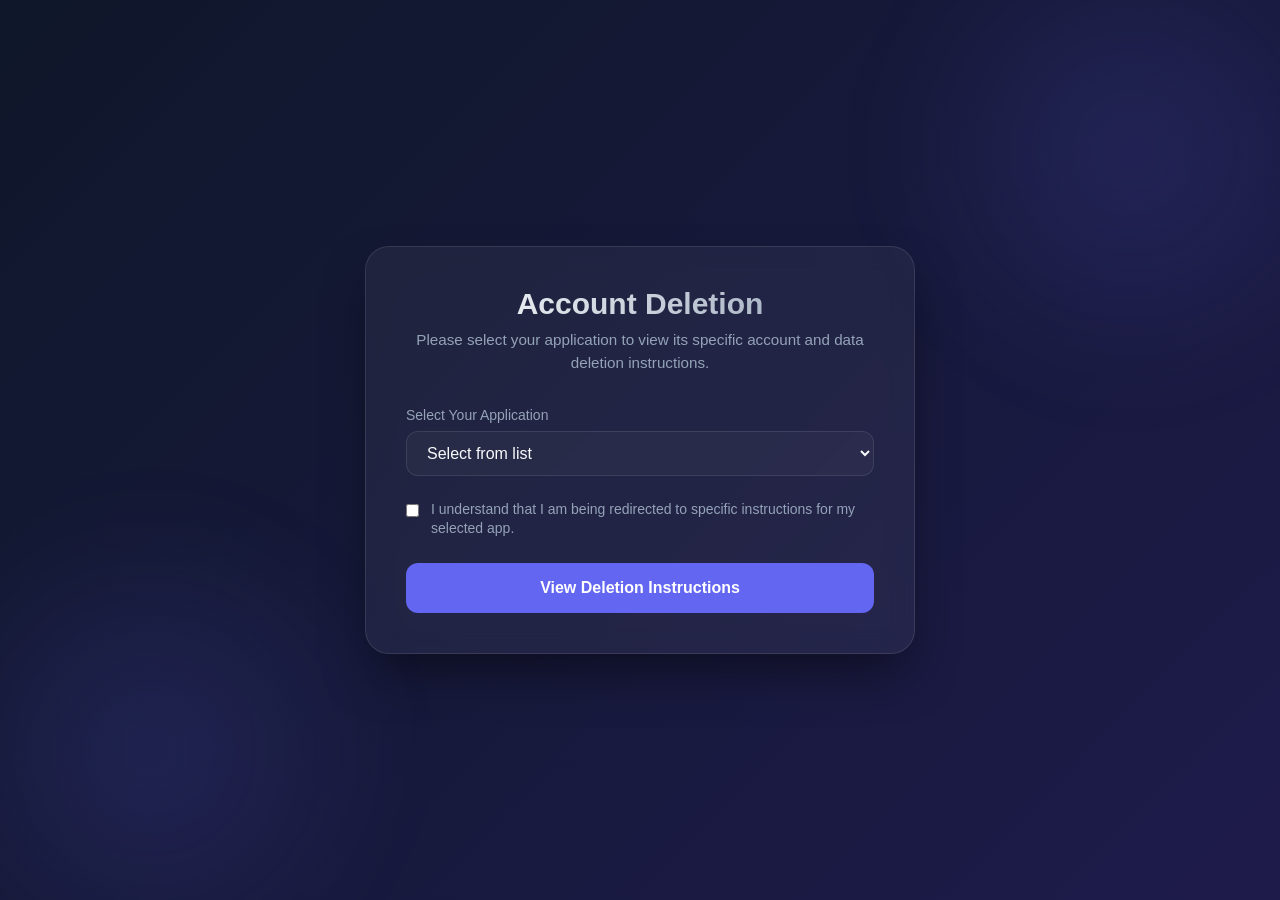
<file: index.html>
<!doctype html>
<html lang="en">
  <head>
    <meta charset="UTF-8" />
    <meta name="viewport" content="width=device-width, initial-scale=1.0" />
    <title>Account Deletion Request</title>
    <meta
      name="description"
      content="Request the deletion of your account and associated data for our Google Play applications."
    />
    <link rel="stylesheet" href="static/style.css" />
  </head>

  <body>
    <div class="blob blob-1"></div>
    <div class="blob blob-2"></div>

    <div class="container">
      <div class="card" id="formCard">
        <header>
          <h1>Account Deletion</h1>
          <p class="subtitle">
            Please select your application to view its specific account and data
            deletion instructions.
          </p>
        </header>

        <form id="deletionForm">
          <div class="form-group">
            <label for="application">Select Your Application</label>
            <select id="application" required>
              <option value="" disabled selected>Select from list</option>
              <option value="carnet_credit">Carnet Credit</option>
              <option value="clementines_cafe">Clementine's Cafe</option>
              <option value="daret">Daret</option>
              <option value="khataba">Khataba - الخطابة</option>
              <option value="test_for_me">Test For Me</option>
            </select>
          </div>

          <div class="checkbox-group">
            <input type="checkbox" id="confirmDeletion" required />
            <label for="confirmDeletion">
              I understand that I am being redirected to specific instructions
              for my selected app.
            </label>
          </div>

          <button type="submit" id="submitBtn">
            View Deletion Instructions
          </button>
        </form>
      </div>
    </div>

    <script src="static/script.js"></script>
  </body>
</html>
</file>
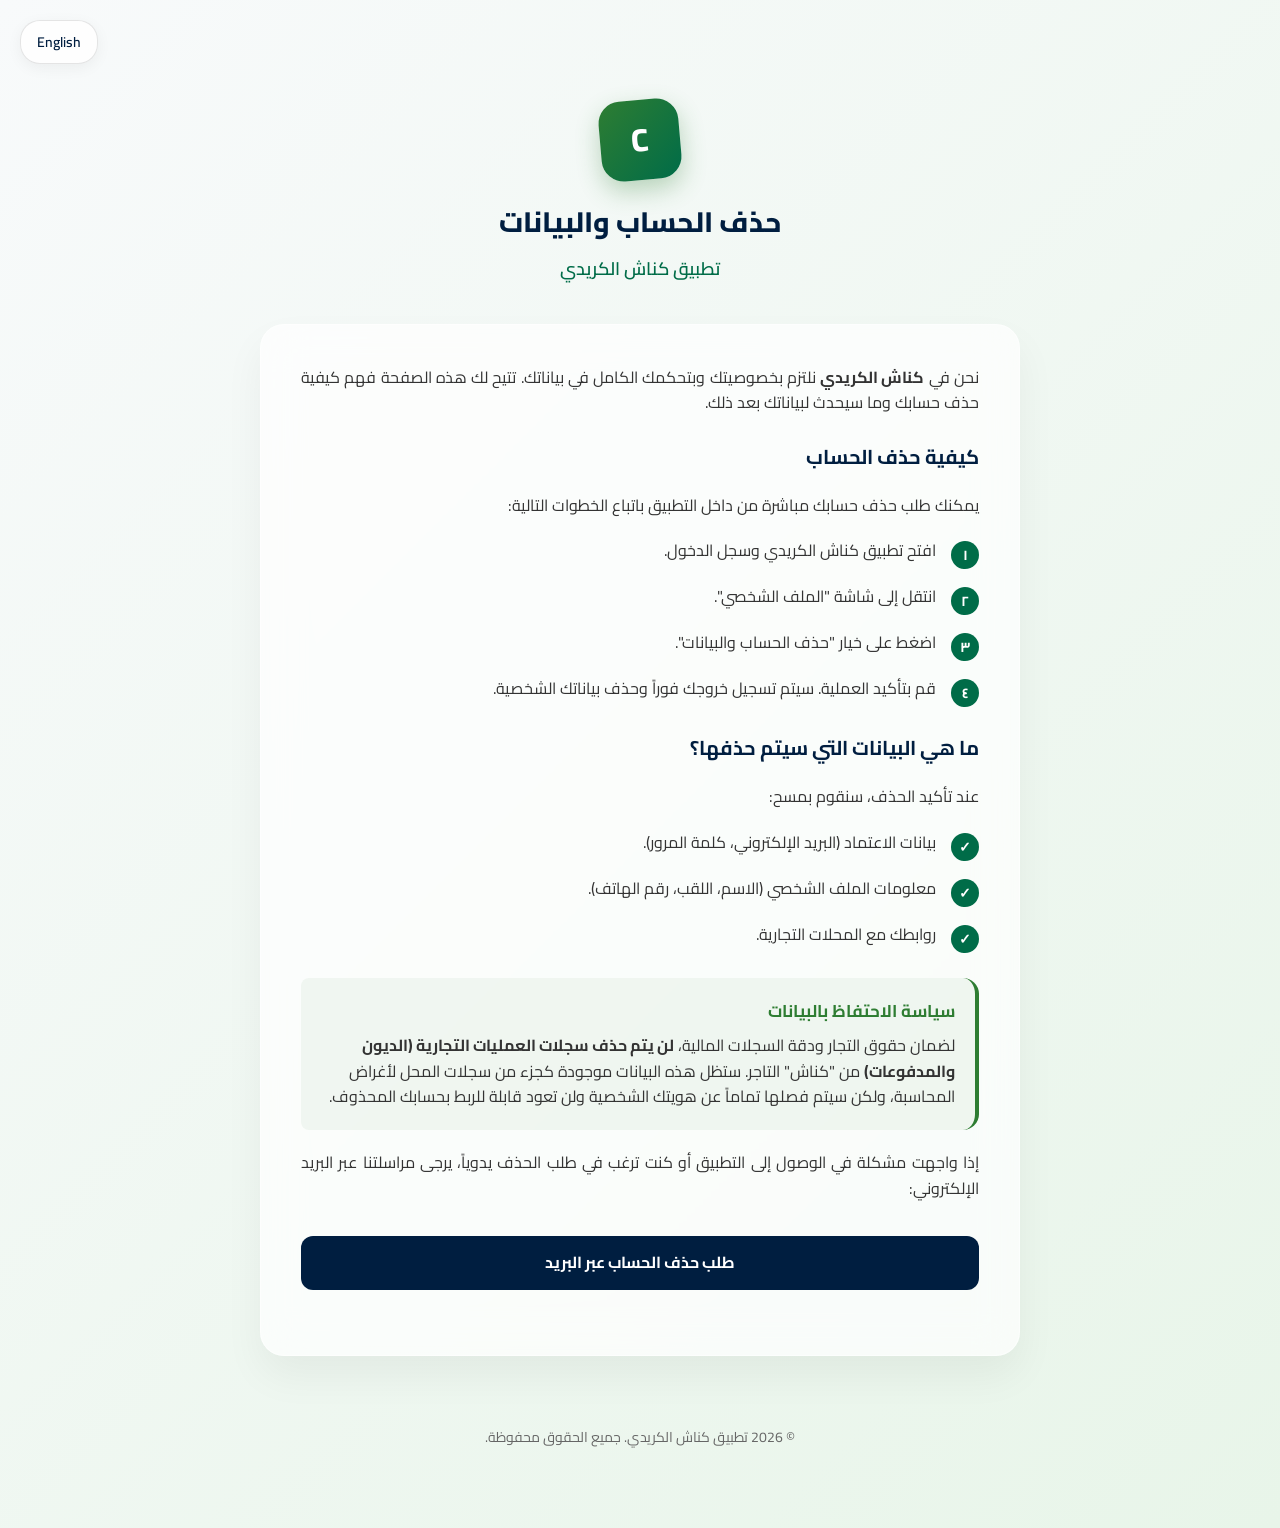
<file: pages/carnet_credit.html>
<!DOCTYPE html>
<html lang="ar" dir="rtl">
<head>
    <meta charset="UTF-8">
    <meta name="viewport" content="width=device-width, initial-scale=1.0">
    <title>حذف الحساب | كناش الكريدي</title>
    <meta name="description" content="طلب حذف الحساب والبيانات لتطبيق كناش الكريدي. المعلومات المتعلقة بعملية الحذف وسياسة الاحتفاظ بالبيانات.">
    <meta name="author" content="Fouad El Azbi">
    <meta name="keywords" content="حذف الحساب, كناش الكريدي, حذف البيانات, سياسة الخصوصية">
    <meta name="robots" content="index, follow">
    <meta name="theme-color" content="#2E7D32">
    <meta name="apple-mobile-web-app-capable" content="yes">
    <meta name="apple-mobile-web-app-status-bar-style" content="black-translucent">
    
    <!-- Google Fonts: Cairo -->
    <link rel="preconnect" href="https://fonts.googleapis.com">
    <link rel="preconnect" href="https://fonts.gstatic.com" crossorigin>
    <link href="https://fonts.googleapis.com/css2?family=Cairo:wght@300;400;600;700;800&display=swap" rel="stylesheet">
    
    <style>
        :root {
            --primary-green: #2E7D32;
            --secondary-green: #006c48;
            --dark-blue: #001e40;
            --bg-light: #f8fafb;
            --white: #ffffff;
            --text-main: #333333;
            --text-muted: #666666;
            --transition: all 0.3s cubic-bezier(0.4, 0, 0.2, 1);
        }

        * {
            margin: 0;
            padding: 0;
            box-sizing: border-box;
            font-family: 'Cairo', sans-serif;
        }

        body {
            background-color: var(--bg-light);
            color: var(--text-main);
            line-height: 1.6;
            overflow-x: hidden;
            background: linear-gradient(135deg, #f8fafb 0%, #e8f5e9 100%);
            min-height: 100vh;
            display: flex;
            flex-direction: column;
            align-items: center;
        }

        /* language toggle */
        .lang-switch {
            position: fixed;
            top: 20px;
            left: 20px;
            z-index: 100;
        }
        
        [dir="ltr"] .lang-switch {
            left: auto;
            right: 20px;
        }

        .btn-lang {
            background: rgba(255, 255, 255, 0.8);
            backdrop-filter: blur(10px);
            border: 1px solid rgba(0,0,0,0.1);
            padding: 8px 16px;
            border-radius: 20px;
            cursor: pointer;
            font-weight: 600;
            font-size: 14px;
            color: var(--dark-blue);
            box-shadow: 0 4px 15px rgba(0,0,0,0.05);
            transition: var(--transition);
        }

        .btn-lang:hover {
            background: var(--white);
            transform: translateY(-2px);
            box-shadow: 0 6px 20px rgba(0,0,0,0.1);
        }

        .container {
            width: 100%;
            max-width: 800px;
            padding: 40px 20px;
            margin-top: 60px;
            animation: fadeIn 0.8s ease-out;
        }

        @keyframes fadeIn {
            from { opacity: 0; transform: translateY(20px); }
            to { opacity: 1; transform: translateY(0); }
        }

        header {
            text-align: center;
            margin-bottom: 40px;
        }

        .logo-circle {
            width: 80px;
            height: 80px;
            background: linear-gradient(135deg, var(--primary-green), var(--secondary-green));
            border-radius: 22px;
            margin: 0 auto 20px;
            display: flex;
            align-items: center;
            justify-content: center;
            box-shadow: 0 10px 25px rgba(46, 125, 50, 0.3);
            transform: rotate(-5deg);
            transition: var(--transition);
        }

        .logo-circle:hover {
            transform: rotate(0deg) scale(1.05);
        }

        .logo-text {
            color: var(--white);
            font-size: 32px;
            font-weight: 800;
        }

        h1 {
            color: var(--dark-blue);
            font-weight: 800;
            font-size: 28px;
            margin-bottom: 10px;
        }

        .subtitle {
            color: var(--secondary-green);
            font-weight: 600;
            font-size: 18px;
        }

        .card {
            background: rgba(255, 255, 255, 0.7);
            backdrop-filter: blur(20px);
            border: 1px solid rgba(255, 255, 255, 0.5);
            border-radius: 24px;
            padding: 40px;
            box-shadow: 0 20px 40px rgba(0,0,0,0.05);
            margin-bottom: 30px;
        }

        .section-title {
            display: flex;
            align-items: center;
            gap: 12px;
            margin-bottom: 20px;
            color: var(--dark-blue);
            font-weight: 700;
            font-size: 20px;
        }

        .info-block {
            margin-bottom: 25px;
        }

        .info-block p {
            margin-bottom: 15px;
            font-size: 16px;
            color: var(--text-main);
            text-align: justify;
        }

        .highlight-box {
            background: rgba(46, 125, 50, 0.05);
            border-right: 4px solid var(--primary-green);
            padding: 20px;
            border-radius: 8px 16px 16px 8px;
            margin: 20px 0;
        }

        [dir="ltr"] .highlight-box {
            border-right: none;
            border-left: 4px solid var(--primary-green);
            border-radius: 16px 8px 8px 16px;
        }

        .highlight-box h3 {
            color: var(--primary-green);
            font-size: 17px;
            margin-bottom: 8px;
            font-weight: 700;
        }

        .steps {
            list-style: none;
            margin: 20px 0;
        }

        .step-item {
            display: flex;
            gap: 15px;
            margin-bottom: 15px;
            align-items: flex-start;
        }

        .step-number {
            width: 28px;
            height: 28px;
            background: var(--secondary-green);
            color: white;
            border-radius: 50%;
            display: flex;
            align-items: center;
            justify-content: center;
            flex-shrink: 0;
            font-size: 14px;
            font-weight: bold;
            margin-top: 3px;
        }

        .contact-btn {
            display: inline-block;
            background: var(--dark-blue);
            color: var(--white);
            text-decoration: none;
            padding: 14px 32px;
            border-radius: 12px;
            font-weight: 700;
            transition: var(--transition);
            margin-top: 20px;
            text-align: center;
            width: 100%;
        }

        .contact-btn:hover {
            transform: translateY(-2px);
            box-shadow: 0 10px 20px rgba(0, 30, 64, 0.2);
            background: #002a5a;
        }

        footer {
            text-align: center;
            padding: 40px 0;
            color: var(--text-muted);
            font-size: 14px;
        }

        /* Support for LTR class */
        .en-content { display: none; }
        .ar-content { display: block; }

        html[lang="en"] .en-content { display: block; }
        html[lang="en"] .ar-content { display: none; }
        html[lang="en"] { dir: ltr; }

        @media (max-width: 600px) {
            .container { padding: 20px 15px; margin-top: 40px; }
            .card { padding: 25px; }
            h1 { font-size: 24px; }
        }
    </style>
</head>
<body>

    <div class="lang-switch">
        <button class="btn-lang" id="toggleLang">English</button>
    </div>

    <div class="container" id="content-area">
        <header>
            <div class="logo-circle">
                <span class="logo-text">C</span>
            </div>
            <div class="ar-content">
                <h1>حذف الحساب والبيانات</h1>
                <p class="subtitle">تطبيق كناش الكريدي</p>
            </div>
            <div class="en-content">
                <h1>Account & Data Deletion</h1>
                <p class="subtitle">Carnet Credit App</p>
            </div>
        </header>

        <div class="card">
            <!-- ARABIC CONTENT -->
            <div class="ar-content">
                <div class="info-block">
                    <p>نحن في <strong>كناش الكريدي</strong> نلتزم بخصوصيتك وبتحكمك الكامل في بياناتك. تتيح لك هذه الصفحة فهم كيفية حذف حسابك وما سيحدث لبياناتك بعد ذلك.</p>
                </div>

                <div class="section-title">كيفية حذف الحساب</div>
                <div class="info-block">
                    <p>يمكنك طلب حذف حسابك مباشرة من داخل التطبيق باتباع الخطوات التالية:</p>
                    <ul class="steps">
                        <li class="step-item"><span class="step-number">١</span> افتح تطبيق كناش الكريدي وسجل الدخول.</li>
                        <li class="step-item"><span class="step-number">٢</span> انتقل إلى شاشة "الملف الشخصي".</li>
                        <li class="step-item"><span class="step-number">٣</span> اضغط على خيار "حذف الحساب والبيانات".</li>
                        <li class="step-item"><span class="step-number">٤</span> قم بتأكيد العملية. سيتم تسجيل خروجك فوراً وحذف بياناتك الشخصية.</li>
                    </ul>
                </div>

                <div class="section-title">ما هي البيانات التي سيتم حذفها؟</div>
                <div class="info-block">
                    <p>عند تأكيد الحذف، سنقوم بمسح:</p>
                    <ul class="steps">
                        <li class="step-item"><span class="step-number">✓</span> بيانات الاعتماد (البريد الإلكتروني، كلمة المرور).</li>
                        <li class="step-item"><span class="step-number">✓</span> معلومات الملف الشخصي (الاسم، اللقب، رقم الهاتف).</li>
                        <li class="step-item"><span class="step-number">✓</span> روابطك مع المحلات التجارية.</li>
                    </ul>
                </div>

                <div class="highlight-box">
                    <h3>سياسة الاحتفاظ بالبيانات</h3>
                    <p>لضمان حقوق التجار ودقة السجلات المالية، <strong>لن يتم حذف سجلات العمليات التجارية (الديون والمدفوعات)</strong> من "كناش" التاجر. ستظل هذه البيانات موجودة كجزء من سجلات المحل لأغراض المحاسبة، ولكن سيتم فصلها تماماً عن هويتك الشخصية ولن تعود قابلة للربط بحسابك المحذوف.</p>
                </div>

                <div class="info-block">
                    <p>إذا واجهت مشكلة في الوصول إلى التطبيق أو كنت ترغب في طلب الحذف يدوياً، يرجى مراسلتنا عبر البريد الإلكتروني:</p>
                    <a href="mailto:EAF.microservice@gmail.com" class="contact-btn">طلب حذف الحساب عبر البريد</a>
                </div>
            </div>

            <!-- ENGLISH CONTENT -->
            <div class="en-content">
                <div class="info-block">
                    <p>At <strong>Carnet Credit</strong>, we are committed to your privacy and full control over your data. This page helps you understand how to delete your account and what happens to your data.</p>
                </div>

                <div class="section-title">How to Delete Your Account</div>
                <div class="info-block">
                    <p>You can request account deletion directly within the app:</p>
                    <ul class="steps">
                        <li class="step-item"><span class="step-number">1</span> Open the Carnet Credit app and log in.</li>
                        <li class="step-item"><span class="step-number">2</span> Go to the "Profile" screen.</li>
                        <li class="step-item"><span class="step-number">3</span> Tap on "Delete Account and Data".</li>
                        <li class="step-item"><span class="step-number">4</span> Confirm the action. Your personal data will be removed immediately.</li>
                    </ul>
                </div>

                <div class="section-title">What data is deleted?</div>
                <div class="info-block">
                    <p>Upon confirmation, we will permanently erase:</p>
                    <ul class="steps">
                        <li class="step-item"><span class="step-number">✓</span> Authentication details (email, password records).</li>
                        <li class="step-item"><span class="step-number">✓</span> Profile Information (Name, Title, Phone Number).</li>
                        <li class="step-item"><span class="step-number">✓</span> Your active links to merchant accounts.</li>
                    </ul>
                </div>

                <div class="highlight-box">
                    <h3>Data Retention Policy</h3>
                    <p>To ensure merchant rights and financial ledger accuracy, <strong>transaction records (credit and payments) will not be deleted</strong> from the merchant's ledger. This historical data remains part of the shop's records for accounting purposes but will be permanently anonymized and decoupled from your personal identity.</p>
                </div>

                <div class="info-block">
                    <p>If you cannot access the app or wish to request manual deletion, please email us:</p>
                    <a href="mailto:EAF.microservice@gmail.com" class="contact-btn">Request Deletion via Email</a>
                </div>
            </div>
        </div>

        <footer>
            <div class="ar-content">© <script>document.write(new Date().getFullYear())</script> تطبيق كناش الكريدي. جميع الحقوق محفوظة.</div>
            <div class="en-content">© <script>document.write(new Date().getFullYear())</script> Carnet Credit App. All rights reserved.</div>
        </footer>
    </div>

    <script>
        const btn = document.getElementById('toggleLang');
        const html = document.documentElement;

        btn.addEventListener('click', () => {
            if (html.getAttribute('lang') === 'ar') {
                html.setAttribute('lang', 'en');
                html.setAttribute('dir', 'ltr');
                btn.textContent = 'العربية';
            } else {
                html.setAttribute('lang', 'ar');
                html.setAttribute('dir', 'rtl');
                btn.textContent = 'English';
            }
        });
    </script>
</body>
</html>
</file>
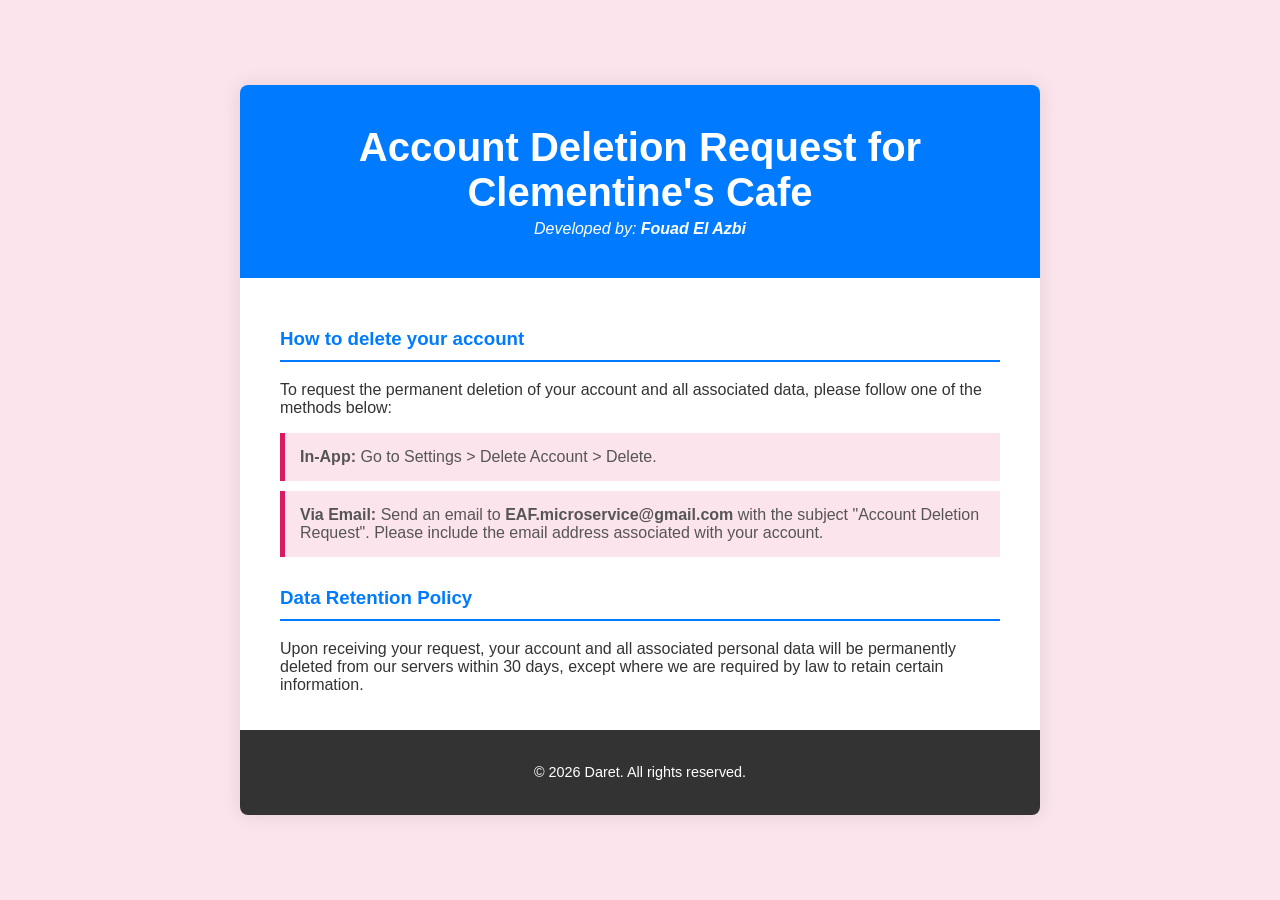
<file: pages/clementines_cafe.html>
<!DOCTYPE html>
<html lang="en">

<head>
    <meta charset="UTF-8">
    <meta name="viewport" content="width=device-width, initial-scale=1.0">
    <meta name="description"
        content="Instructions for users on how to request the permanent deletion of their Daret account and associated data.">
    <meta name="keywords" content="Daret, account deletion, data privacy, user rights, account management">
    <meta name="author" content="Fouad El Azbi">

    <title>Account Deletion - Clementine's Cafe</title>

    <!-- <link rel="stylesheet" href="style.css"> -->
    <style>
        body {
            font-family: -apple-system, BlinkMacSystemFont, "Segoe UI", Roboto, Helvetica, Arial, sans-serif;
            margin: 0;
            padding: 0;
            background-color: #fce4ec;
            /* Light pink background */
            color: #333;
            display: flex;
            align-items: center;
            justify-content: center;
            min-height: 100vh;
        }

        .container {
            max-width: 800px;
            width: 95%;
            background-color: #fff;
            box-shadow: 0 0 20px rgba(0, 0, 0, 0.1);
            border-radius: 8px;
            overflow: hidden;
        }

        header {
            background-color: #007bff;
            color: #fff;
            padding: 40px 20px;
            text-align: center;
        }

        header h1 {
            margin: 0;
            font-size: 2.5em;
        }

        header p {
            margin: 5px 0 0;
            font-style: italic;
        }

        main {
            padding: 20px 40px;
        }

        h3 {
            border-bottom: 2px solid #007bff;
            padding-bottom: 10px;
            margin-top: 30px;
            color: #007bff;
        }

        ul {
            list-style: none;
            padding: 0;
        }

        ul li {
            background-color: #fce4ec;
            /* Light pink background */
            border-left: 5px solid #d81b60;
            margin: 10px 0;
            padding: 15px;
            color: #555;
            /* Dark grey for visibility */
        }

        footer {
            background-color: #333;
            color: #fff;
            padding: 20px;
            text-align: center;
            font-size: 0.9em;
        }

        a {
            color: #007bff;
        }

        a:hover {
            text-decoration: underline;
        }

        @media (max-width: 600px) {
            main {
                padding: 20px;
            }

            header {
                padding: 30px 15px;
            }

            header h1 {
                font-size: 2em;
            }
        }
    </style>
</head>

<body>

    <div class="container">

        <header>

            <h1>Account Deletion Request for Clementine's Cafe</h1>

            <p>Developed by: <strong>Fouad El Azbi</strong></p>

        </header>



        <main>

            <h3>How to delete your account</h3>

            <p>To request the permanent deletion of your account and all associated data, please follow one of the
                methods below:</p>



            <ul>

                <li><strong>In-App:</strong> Go to Settings > Delete Account > Delete.</li>

                <li><strong>Via Email:</strong> Send an email to <b>EAF.microservice@gmail.com</b> with the subject
                    "Account Deletion Request". Please include the email address associated with your account.</li>

            </ul>

            <h3>Data Retention Policy</h3>

            <p>Upon receiving your request, your account and all associated personal data will be permanently deleted
                from our servers within 30 days, except where we are required by law to retain certain information.</p>

        </main>



        <footer>

            <p>&copy; 2026 Daret. All rights reserved.</p>

        </footer>

    </div>

</body>

</html>
</file>
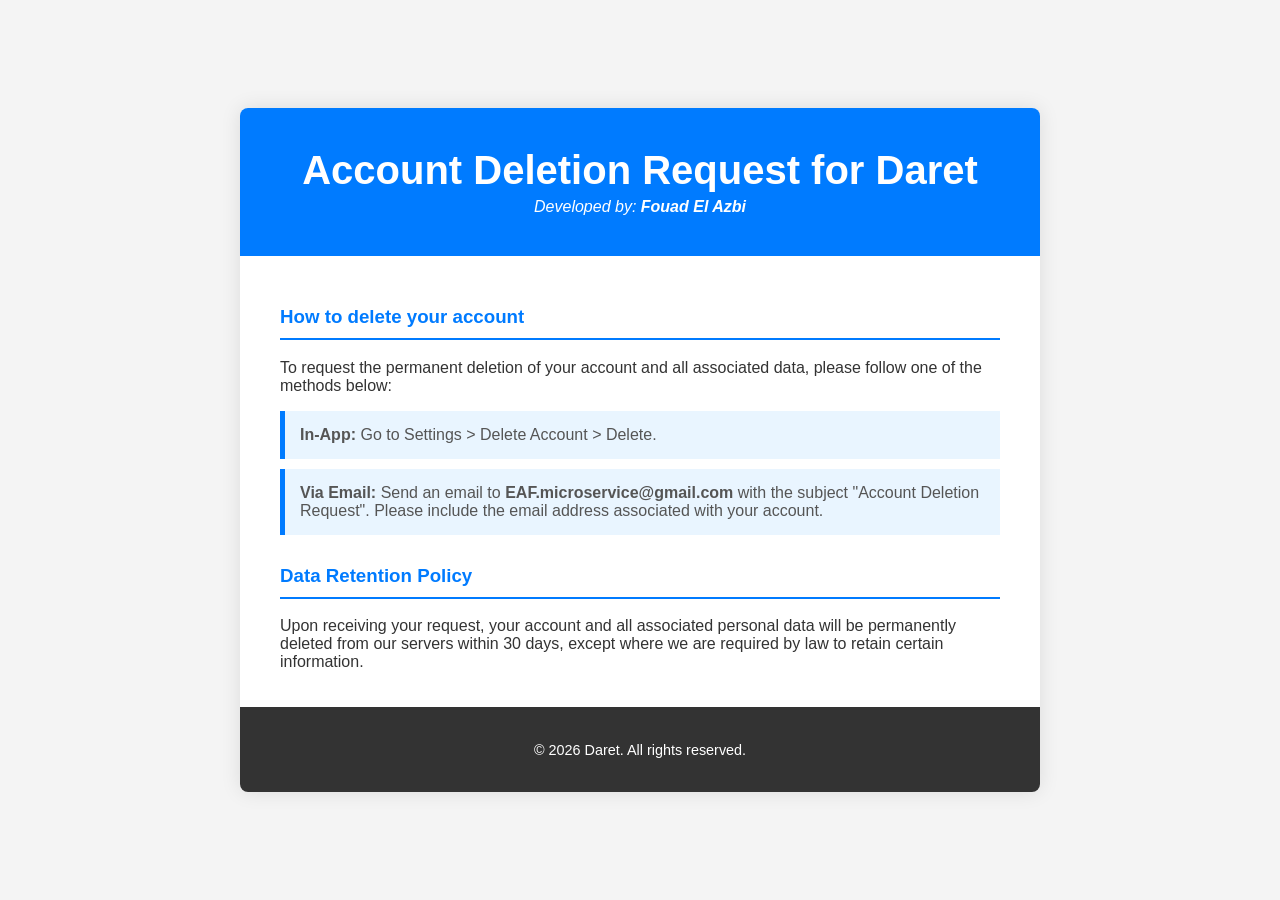
<file: pages/daret.html>
<!DOCTYPE html>
<html lang="en">

<head>
    <meta charset="UTF-8">
    <meta name="viewport" content="width=device-width, initial-scale=1.0">
    <meta name="description"
        content="Instructions for users on how to request the permanent deletion of their Daret account and associated data.">
    <meta name="keywords" content="Daret, account deletion, data privacy, user rights, account management">
    <meta name="author" content="Fouad El Azbi">

    <title>Account Deletion - Daret</title>

    <!-- <link rel="stylesheet" href="style.css"> -->
    <style>
        body {
            font-family: -apple-system, BlinkMacSystemFont, "Segoe UI", Roboto, Helvetica, Arial, sans-serif;
            margin: 0;
            padding: 0;
            background-color: #f4f4f4;
            color: #333;
            display: flex;
            align-items: center;
            justify-content: center;
            min-height: 100vh;
        }

        .container {
            max-width: 800px;
            width: 95%;
            background-color: #fff;
            box-shadow: 0 0 20px rgba(0, 0, 0, 0.1);
            border-radius: 8px;
            overflow: hidden;
        }

        header {
            background-color: #007bff;
            color: #fff;
            padding: 40px 20px;
            text-align: center;
        }

        header h1 {
            margin: 0;
            font-size: 2.5em;
        }

        header p {
            margin: 5px 0 0;
            font-style: italic;
        }

        main {
            padding: 20px 40px;
        }

        h3 {
            border-bottom: 2px solid #007bff;
            padding-bottom: 10px;
            margin-top: 30px;
            color: #007bff;
        }

        ul {
            list-style: none;
            padding: 0;
        }

        ul li {
            background-color: #e9f5ff;
            border-left: 5px solid #007bff;
            margin: 10px 0;
            padding: 15px;
            color: #555;
            /* Dark grey for visibility */
        }

        footer {
            background-color: #333;
            color: #fff;
            padding: 20px;
            text-align: center;
            font-size: 0.9em;
        }

        a {
            color: #007bff;
        }

        a:hover {
            text-decoration: underline;
        }

        @media (max-width: 600px) {
            main {
                padding: 20px;
            }

            header {
                padding: 30px 15px;
            }

            header h1 {
                font-size: 2em;
            }
        }
    </style>
</head>
<body>
    <div class="container">
        <header>
            <h1>Account Deletion Request for Daret</h1>
            <p>Developed by: <strong>Fouad El Azbi</strong></p>
        </header>
        <main>
            <h3>How to delete your account</h3>
            <p>To request the permanent deletion of your account and all associated data, please follow one of the
                methods below:</p>
            <ul>
                <li><strong>In-App:</strong> Go to Settings > Delete Account > Delete.</li>
                <li><strong>Via Email:</strong> Send an email to <b>EAF.microservice@gmail.com</b> with the subject
                    "Account Deletion Request". Please include the email address associated with your account.</li>
            </ul>
            <h3>Data Retention Policy</h3>
            <p>Upon receiving your request, your account and all associated personal data will be permanently deleted
                from our servers within 30 days, except where we are required by law to retain certain information.</p>
        </main>
        <footer>
            <p>&copy; 2026 Daret. All rights reserved.</p>
        </footer>
    </div>
</body>
</html>
</file>
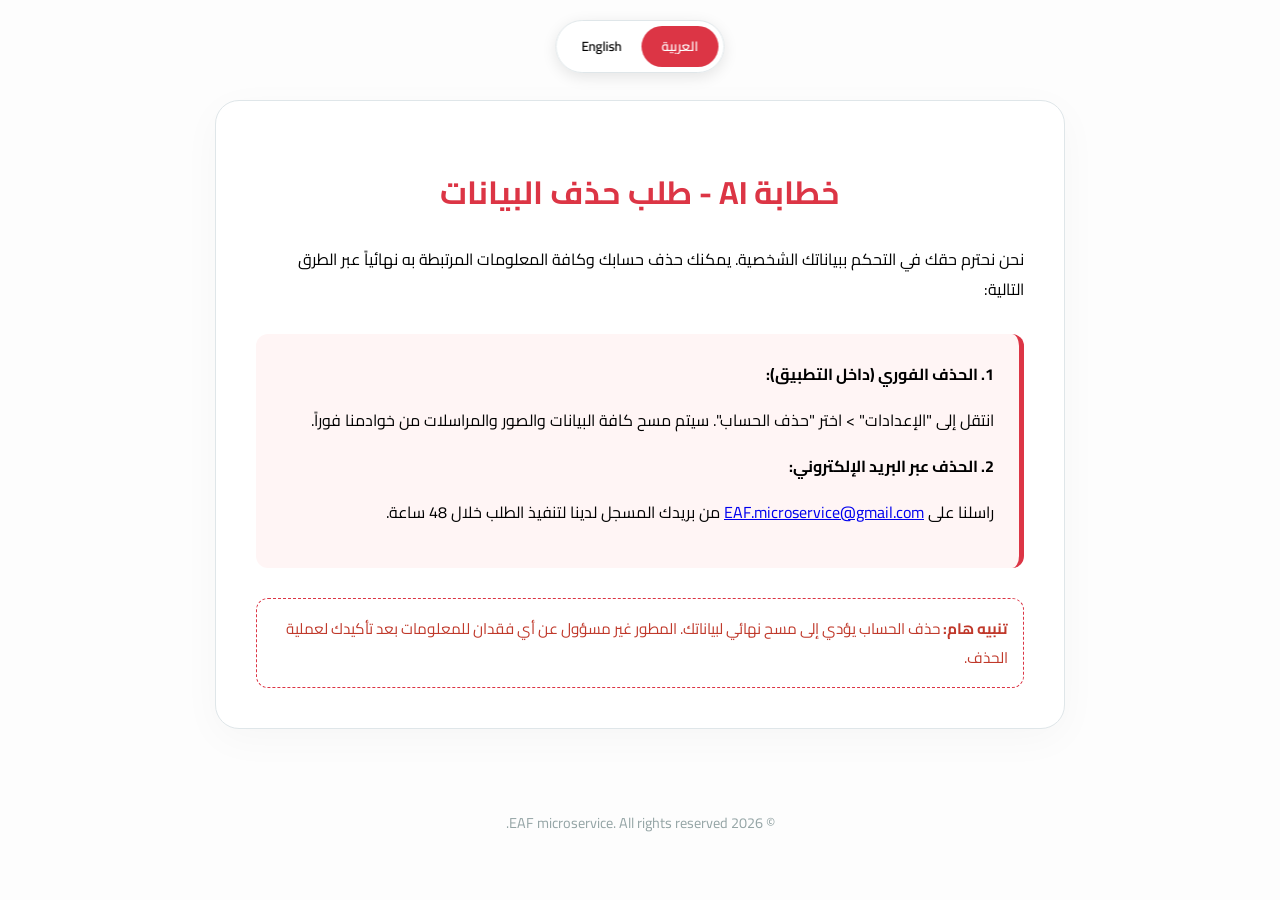
<file: pages/khataba.html>
<!DOCTYPE html>
<html lang="ar" dir="rtl" id="main-html">

<head>
    <meta charset="UTF-8">
    <meta name="viewport" content="width=device-width, initial-scale=1.0">
    <title>Account Deletion - Khataba AI</title>
    <link
        href="https://fonts.googleapis.com/css2?family=Cairo:wght@400;600;700&family=Inter:wght@400;600;700&display=swap"
        rel="stylesheet">
    <style>
        :root {
            --primary: #dc3545;
            --secondary: #2d3436;
            --bg: #fdfdfd;
            --card: #ffffff;
            --border: #dfe6e9;
        }

        body {
            font-family: 'Cairo', 'Inter', sans-serif;
            background-color: var(--bg);
            margin: 0;
            padding: 0;
            transition: all 0.3s ease;
        }

        .lang-switcher {
            position: fixed;
            top: 20px;
            left: 50%;
            transform: translateX(-50%);
            background: rgba(255, 255, 255, 0.9);
            backdrop-filter: blur(10px);
            padding: 5px;
            border-radius: 50px;
            box-shadow: 0 4px 15px rgba(0, 0, 0, 0.1);
            z-index: 1000;
            border: 1px solid var(--border);
            display: flex;
        }

        .lang-switcher button {
            border: none;
            background: none;
            padding: 8px 20px;
            border-radius: 50px;
            cursor: pointer;
            font-family: inherit;
            font-weight: 600;
            transition: all 0.3s;
        }

        .lang-switcher button.active {
            background: var(--primary);
            color: white;
        }

        .container {
            max-width: 850px;
            margin: 0 auto;
            padding: 100px 20px 40px;
        }

        .card {
            background: var(--card);
            padding: 40px;
            border-radius: 24px;
            box-shadow: 0 10px 40px rgba(0, 0, 0, 0.03);
            border: 1px solid var(--border);
        }

        .lang-en {
            display: none;
        }

        [lang="en"] .lang-ar {
            display: none;
        }

        [lang="en"] .lang-en {
            display: block;
        }

        [lang="en"] {
            font-family: 'Inter', sans-serif;
        }

        h1 {
            color: var(--primary);
            text-align: center;
        }

        .steps {
            background: #fff5f5;
            padding: 25px;
            border-radius: 12px;
            border-right: 5px solid var(--primary);
            margin: 30px 0;
        }

        [lang="en"] .steps {
            border-right: none;
            border-left: 5px solid var(--primary);
        }

        .disclaimer {
            font-size: 0.95rem;
            color: #c0392b;
            background: #fff;
            padding: 15px;
            border: 1px dashed var(--primary);
            border-radius: 12px;
            margin-top: 20px;
        }

        footer {
            text-align: center;
            padding: 40px;
            color: #95a5a6;
            font-size: 0.9rem;
        }
    </style>
</head>

<body>

    <div class="lang-switcher">
        <button id="btn-ar" class="active" onclick="setLang('ar')">العربية</button>
        <button id="btn-en" onclick="setLang('en')">English</button>
    </div>

    <div class="container">
        <div class="card">
            <!-- ARABIC -->
            <div class="lang-ar">
                <h1>خطابة AI - طلب حذف البيانات</h1>
                <p>نحن نحترم حقك في التحكم ببياناتك الشخصية. يمكنك حذف حسابك وكافة المعلومات المرتبطة به نهائياً عبر
                    الطرق التالية:</p>

                <div class="steps">
                    <strong>1. الحذف الفوري (داخل التطبيق):</strong>
                    <p>انتقل إلى "الإعدادات" > اختر "حذف الحساب". سيتم مسح كافة البيانات والصور والمراسلات من خوادمنا
                        فوراً.</p>

                    <strong>2. الحذف عبر البريد الإلكتروني:</strong>
                    <p>راسلنا على <a href="mailto:EAF.microservice@gmail.com">EAF.microservice@gmail.com</a> من بريدك
                        المسجل لدينا لتنفيذ الطلب خلال 48 ساعة.</p>
                </div>

                <div class="disclaimer">
                    <strong>تنبيه هام:</strong> حذف الحساب يؤدي إلى مسح نهائي لبياناتك. المطور غير مسؤول عن أي فقدان
                    للمعلومات بعد تأكيدك لعملية الحذف.
                </div>
            </div>

            <!-- ENGLISH (DIRECT TRANSLATION) -->
            <div class="lang-en">
                <h1>Khataba AI - Data Deletion Request</h1>
                <p>We respect your right to control your personal data. You can permanently delete your account and all
                    associated information via the following methods:</p>

                <div class="steps">
                    <strong>1. Immediate Deletion (In-App):</strong>
                    <p>Navigate to "Settings" > Choose "Delete Account". All data, photos, and messages will be wiped
                        from our servers immediately.</p>

                    <strong>2. Deletion via Email Support:</strong>
                    <p>Email us at <a href="mailto:EAF.microservice@gmail.com">EAF.microservice@gmail.com</a> from your
                        registered address to process the request within 48 hours.</p>
                </div>

                <div class="disclaimer" style="color: #c0392b; border-color: #dc3545;">
                    <strong>Important Warning:</strong> Account deletion results in the permanent erasure of your data.
                    The developer is not liable for any data loss after you confirm the deletion process.
                </div>
            </div>
        </div>
    </div>

    <footer>© 2026 EAF microservice. All rights reserved.</footer>

    <script>
        function setLang(lang) {
            const html = document.getElementById('main-html');
            html.setAttribute('lang', lang);
            html.setAttribute('dir', lang === 'ar' ? 'rtl' : 'ltr');
            document.getElementById('btn-ar').classList.toggle('active', lang === 'ar');
            document.getElementById('btn-en').classList.toggle('active', lang === 'en');
        }
    </script>
</body>

</html>
</file>
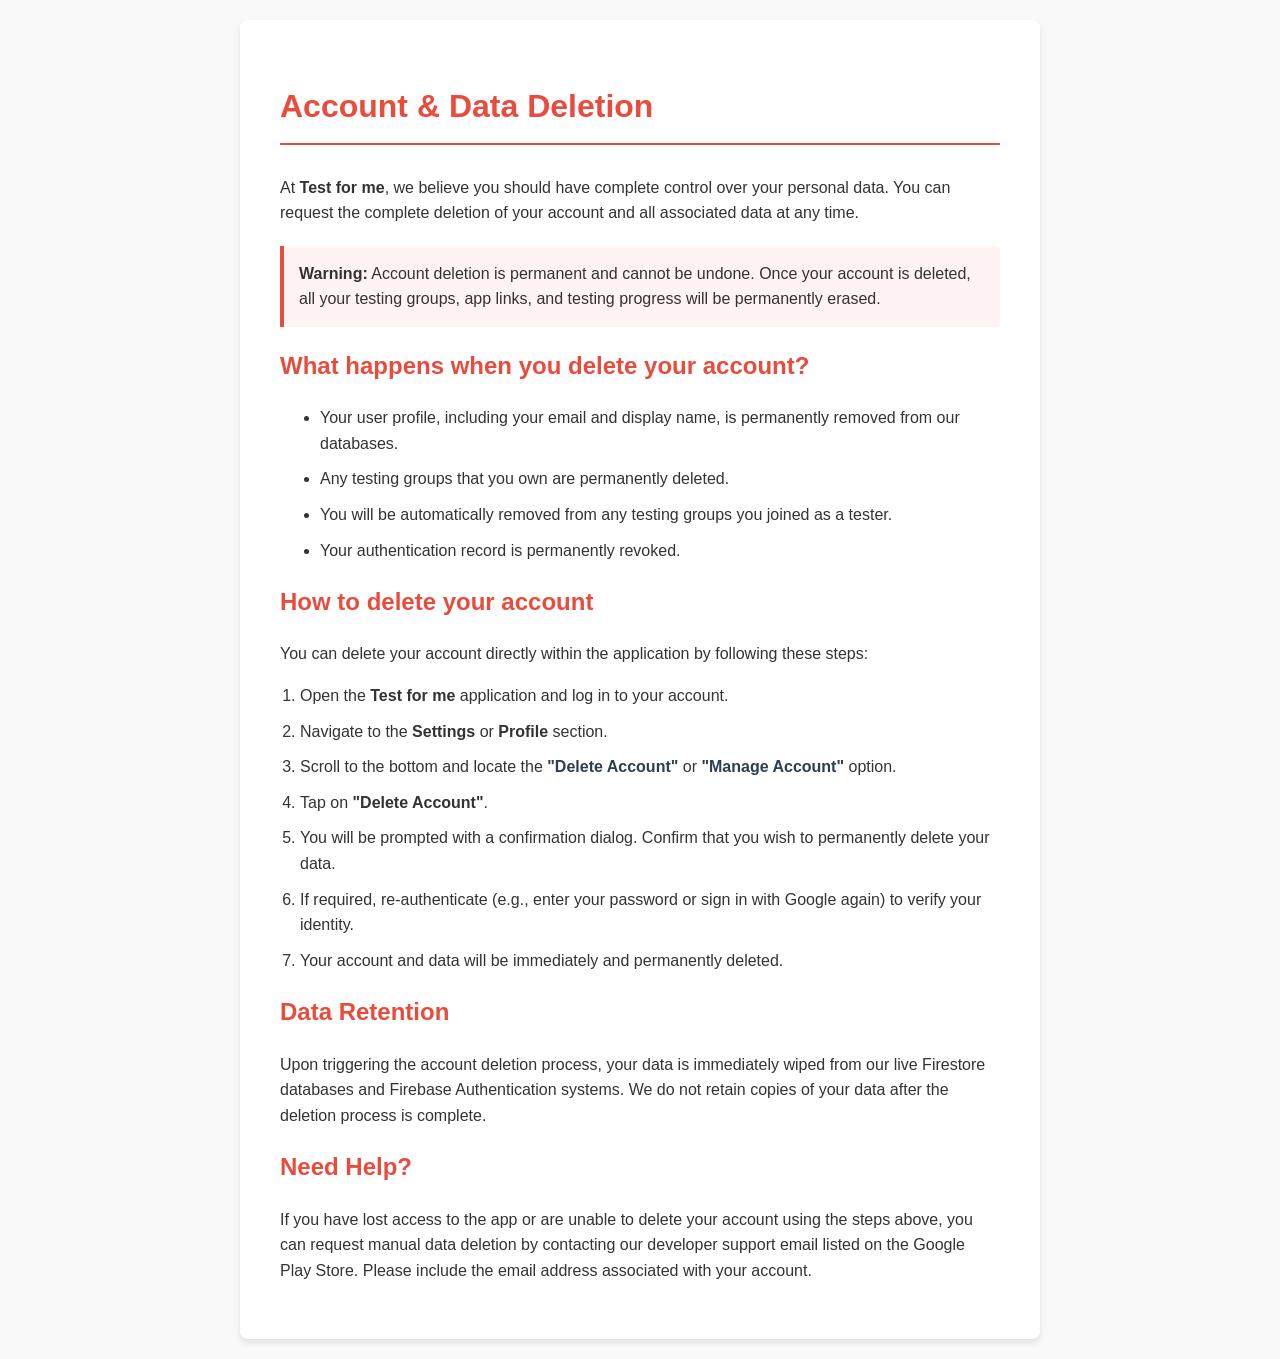
<file: pages/test_for_me.html>
<!DOCTYPE html>
<html lang="en">
<head>
    <meta charset="UTF-8">
    <meta name="viewport" content="width=device-width, initial-scale=1.0">
    <title>Account Deletion - Test for me</title>
    <style>
        body {
            font-family: 'Segoe UI', Tahoma, Geneva, Verdana, sans-serif;
            line-height: 1.6;
            color: #333;
            max-width: 800px;
            margin: 0 auto;
            padding: 20px;
            background-color: #f9f9f9;
        }
        .container {
            background-color: #fff;
            padding: 40px;
            border-radius: 8px;
            box-shadow: 0 4px 6px rgba(0,0,0,0.1);
        }
        h1, h2 {
            color: #e74c3c;
        }
        h1 {
            border-bottom: 2px solid #e74c3c;
            padding-bottom: 10px;
            margin-bottom: 30px;
        }
        .warning-box {
            background-color: #fff3f3;
            border-left: 4px solid #e74c3c;
            padding: 15px;
            margin: 20px 0;
            border-radius: 0 4px 4px 0;
        }
        ol {
            padding-left: 20px;
        }
        li {
            margin-bottom: 10px;
        }
        .step {
            font-weight: bold;
            color: #2c3e50;
        }
    </style>
</head>
<body>
    <div class="container">
        <h1>Account & Data Deletion</h1>
        
        <p>At <strong>Test for me</strong>, we believe you should have complete control over your personal data. You can request the complete deletion of your account and all associated data at any time.</p>

        <div class="warning-box">
            <strong>Warning:</strong> Account deletion is permanent and cannot be undone. Once your account is deleted, all your testing groups, app links, and testing progress will be permanently erased.
        </div>

        <h2>What happens when you delete your account?</h2>
        <ul>
            <li>Your user profile, including your email and display name, is permanently removed from our databases.</li>
            <li>Any testing groups that you own are permanently deleted.</li>
            <li>You will be automatically removed from any testing groups you joined as a tester.</li>
            <li>Your authentication record is permanently revoked.</li>
        </ul>

        <h2>How to delete your account</h2>
        <p>You can delete your account directly within the application by following these steps:</p>
        <ol>
            <li>Open the <strong>Test for me</strong> application and log in to your account.</li>
            <li>Navigate to the <strong>Settings</strong> or <strong>Profile</strong> section.</li>
            <li>Scroll to the bottom and locate the <span class="step">"Delete Account"</span> or <span class="step">"Manage Account"</span> option.</li>
            <li>Tap on <strong>"Delete Account"</strong>.</li>
            <li>You will be prompted with a confirmation dialog. Confirm that you wish to permanently delete your data.</li>
            <li>If required, re-authenticate (e.g., enter your password or sign in with Google again) to verify your identity.</li>
            <li>Your account and data will be immediately and permanently deleted.</li>
        </ol>

        <h2>Data Retention</h2>
        <p>Upon triggering the account deletion process, your data is immediately wiped from our live Firestore databases and Firebase Authentication systems. We do not retain copies of your data after the deletion process is complete.</p>

        <h2>Need Help?</h2>
        <p>If you have lost access to the app or are unable to delete your account using the steps above, you can request manual data deletion by contacting our developer support email listed on the Google Play Store. Please include the email address associated with your account.</p>
    </div>
</body>
</html>
</file>
<file: static/style.css>
:root {
    --primary-color: #6366f1;
    --primary-hover: #4f46e5;
    --bg-gradient: linear-gradient(135deg, #0f172a 0%, #1e1b4b 100%);
    --card-bg: rgba(255, 255, 255, 0.05);
    --card-border: rgba(255, 255, 255, 0.1);
    --text-main: #f8fafc;
    --text-muted: #94a3b8;
    --error: #ef4444;
    --success: #22c55e;
    --glass-blur: blur(12px);
}

* {
    margin: 0;
    padding: 0;
    box-sizing: border-box;
    font-family: 'Inter', -apple-system, BlinkMacSystemFont, "Segoe UI", Roboto, sans-serif;
}

body {
    min-height: 100vh;
    display: flex;
    align-items: center;
    justify-content: center;
    background: var(--bg-gradient);
    color: var(--text-main);
    padding: 2rem;
    overflow-x: hidden;
}

.container {
    width: 100%;
    max-width: 550px;
    position: relative;
    z-index: 1;
}

/* Background blob decoration */
.blob {
    position: fixed;
    width: 500px;
    height: 500px;
    background: radial-gradient(circle, rgba(99, 102, 241, 0.15) 0%, transparent 70%);
    border-radius: 50%;
    z-index: 0;
    filter: blur(40px);
}

.blob-1 {
    top: -100px;
    right: -100px;
}

.blob-2 {
    bottom: -100px;
    left: -100px;
}

.card {
    background: var(--card-bg);
    backdrop-filter: var(--glass-blur);
    -webkit-backdrop-filter: var(--glass-blur);
    border: 1px solid var(--card-border);
    border-radius: 1.5rem;
    padding: 2.5rem;
    box-shadow: 0 25px 50px -12px rgba(0, 0, 0, 0.5);
    animation: fadeIn 0.8s ease-out;
}

@keyframes fadeIn {
    from {
        opacity: 0;
        transform: translateY(20px);
    }

    to {
        opacity: 1;
        transform: translateY(0);
    }
}

header {
    text-align: center;
    margin-bottom: 2rem;
}

h1 {
    font-size: 1.875rem;
    font-weight: 700;
    margin-bottom: 0.5rem;
    background: linear-gradient(to right, #fff, #94a3b8);
    -webkit-background-clip: text;
    background-clip: text;
    -webkit-text-fill-color: transparent;
}

p.subtitle {
    color: var(--text-muted);
    font-size: 0.95rem;
    line-height: 1.5;
}

.form-group {
    margin-bottom: 1.5rem;
}

label {
    display: block;
    margin-bottom: 0.5rem;
    font-size: 0.875rem;
    font-weight: 500;
    color: var(--text-muted);
}

input,
select,
textarea {
    width: 100%;
    padding: 0.75rem 1rem;
    background: rgba(255, 255, 255, 0.03);
    border: 1px solid var(--card-border);
    border-radius: 0.75rem;
    color: var(--text-main);
    font-size: 1rem;
    transition: all 0.3s ease;
    outline: none;
}

input:focus,
select:focus,
textarea:focus {
    border-color: var(--primary-color);
    background: rgba(255, 255, 255, 0.08);
    box-shadow: 0 0 0 4px rgba(99, 102, 241, 0.1);
}

/* Fix for invisible dropdown options in some browsers/OS dark modes */
select option {
    background-color: #1e1b4b;
    /* Match dark theme */
    color: #94a3b8;
    /* Grey text as requested */
}

textarea {
    resize: vertical;
    min-height: 100px;
}

.checkbox-group {
    display: flex;
    align-items: flex-start;
    gap: 0.75rem;
    margin: 1.5rem 0;
}

.checkbox-group input {
    width: auto;
    margin-top: 0.25rem;
    cursor: pointer;
}

.checkbox-group label {
    margin-bottom: 0;
    cursor: pointer;
    line-height: 1.4;
}

button {
    width: 100%;
    padding: 1rem;
    background: var(--primary-color);
    color: white;
    border: none;
    border-radius: 0.75rem;
    font-size: 1rem;
    font-weight: 600;
    cursor: pointer;
    transition: all 0.3s cubic-bezier(0.4, 0, 0.2, 1);
    display: flex;
    align-items: center;
    justify-content: center;
    gap: 0.5rem;
}

button:hover {
    background: var(--primary-hover);
    transform: translateY(-2px);
    box-shadow: 0 10px 15px -3px rgba(99, 102, 241, 0.3);
}

button:active {
    transform: translateY(0);
}

button:disabled {
    opacity: 0.5;
    cursor: not-allowed;
    transform: none;
}

.success-message {
    display: none;
    text-align: center;
    animation: scaleIn 0.5s cubic-bezier(0.175, 0.885, 0.32, 1.275);
}

@keyframes scaleIn {
    from {
        opacity: 0;
        scale: 0.9;
    }

    to {
        opacity: 1;
        scale: 1;
    }
}

.success-icon {
    width: 64px;
    height: 64px;
    background: var(--success);
    color: white;
    border-radius: 50%;
    display: flex;
    align-items: center;
    justify-content: center;
    margin: 0 auto 1.5rem;
    font-size: 2rem;
}

/* Custom Scrollbar */
::-webkit-scrollbar {
    width: 8px;
}

::-webkit-scrollbar-track {
    background: transparent;
}

::-webkit-scrollbar-thumb {
    background: var(--card-border);
    border-radius: 10px;
}

::-webkit-scrollbar-thumb:hover {
    background: var(--text-muted);
}
</file>
